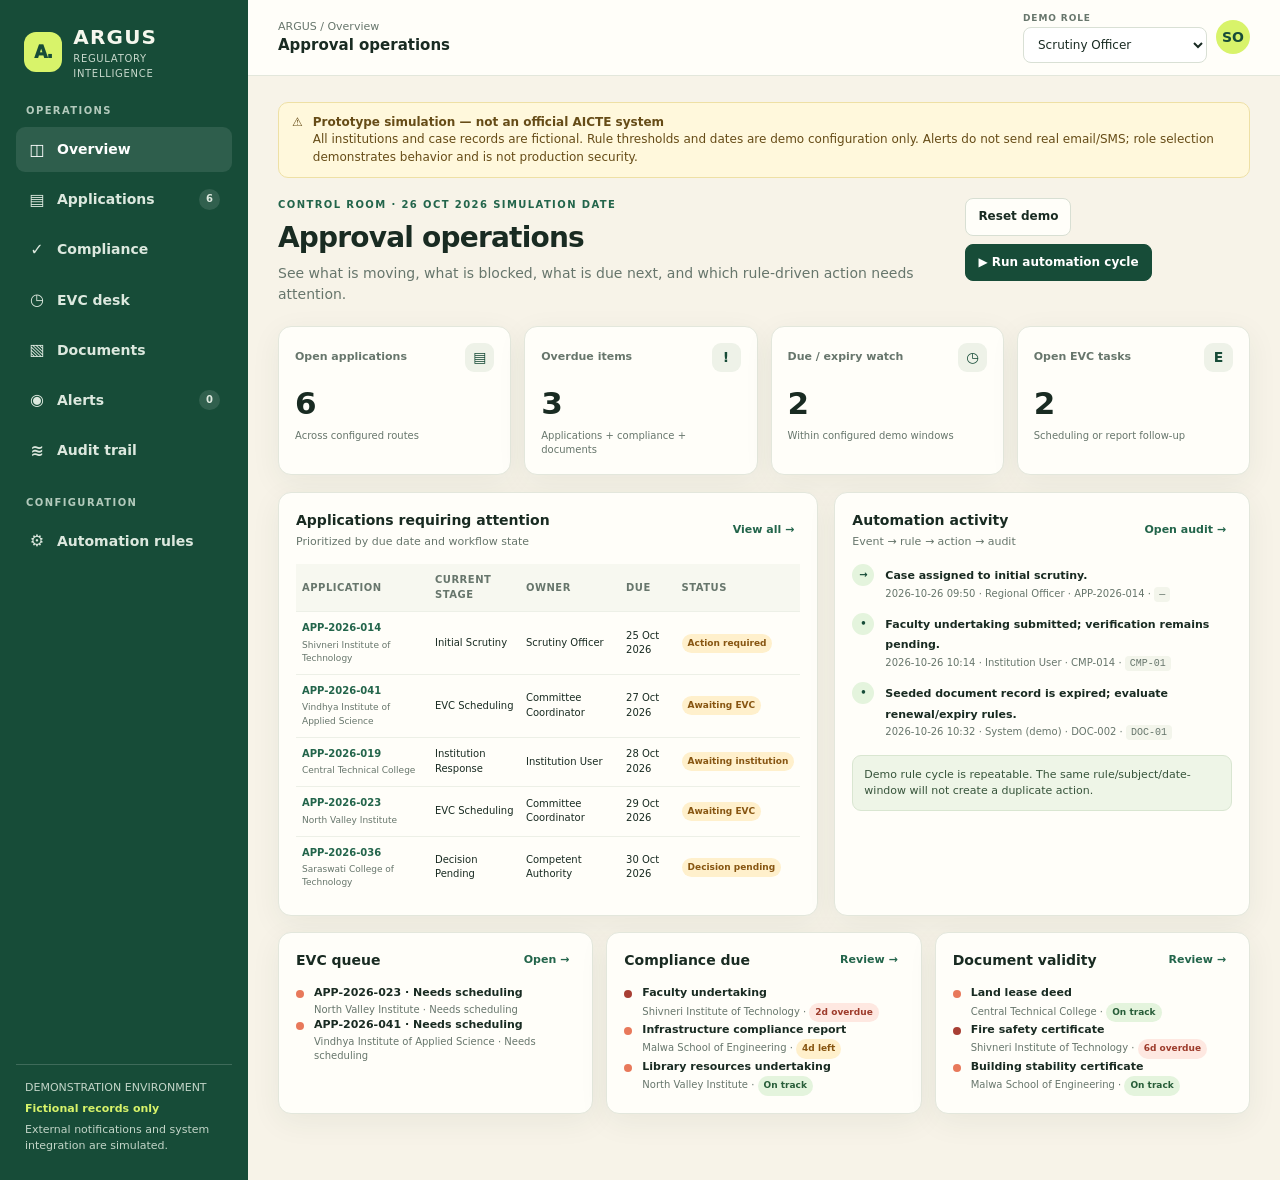
<file: Documentations/prototype/index.html>
<!doctype html>
<html lang="en">
<head>
<meta charset="utf-8"><meta name="viewport" content="width=device-width, initial-scale=1"><meta name="theme-color" content="#174C38">
<title>ARGUS | Approval & Compliance Intelligence</title>
<style>
:root{--forest:#174c38;--forest2:#23654b;--citrus:#d8f36a;--paper:#f7f3e8;--white:#fffef9;--ink:#192b22;--muted:#67766c;--line:#e3e7dc;--soft:#eef2e8;--orange:#e8795b;--amber:#a66a13;--red:#a83f34;--blue:#315b8a;--shadow:0 8px 30px #183c2910}
*{box-sizing:border-box}body{margin:0;background:var(--paper);color:var(--ink);font:14px/1.45 Inter,ui-sans-serif,system-ui,-apple-system,BlinkMacSystemFont,"Segoe UI",sans-serif}button,input,select,textarea{font:inherit}button{cursor:pointer}button:focus-visible,input:focus-visible,select:focus-visible,textarea:focus-visible{outline:3px solid #b5d747;outline-offset:2px}a{color:var(--forest2)}.app{min-height:100vh;display:grid;grid-template-columns:248px minmax(0,1fr)}.sidebar{background:var(--forest);color:#f5f7ed;padding:23px 16px;display:flex;flex-direction:column;gap:23px}.brand{display:flex;align-items:center;gap:11px;padding:0 8px}.brandmark{height:40px;width:40px;border-radius:12px;background:var(--citrus);display:grid;place-items:center;color:var(--forest);font-weight:950;font-size:17px;letter-spacing:-1px}.brandname{font-size:20px;font-weight:850;letter-spacing:.06em}.branddesc{font-size:10px;color:#c8d8cc;letter-spacing:.07em}.navlabel{color:#b3cabc;font-size:10px;font-weight:800;letter-spacing:.14em;padding:0 10px;margin-bottom:-15px}.nav{display:grid;gap:5px}.nav button{display:flex;align-items:center;gap:11px;text-align:left;padding:11px 12px;border:0;border-radius:9px;color:#dce8de;background:transparent;font-weight:600}.nav button:hover,.nav button.active{background:#ffffff19;color:white}.nav .sym{width:18px;text-align:center;font-size:16px}.nav .count{margin-left:auto;font-size:10px;border-radius:99px;background:#ffffff1d;padding:3px 7px}.sidefoot{margin-top:auto;border-top:1px solid #ffffff2c;padding:15px 9px 3px;font-size:11px;color:#c3d5c8}.sidefoot b{color:var(--citrus);display:block;margin:5px 0}.main{min-width:0}.topbar{height:76px;background:var(--white);border-bottom:1px solid var(--line);display:flex;align-items:center;justify-content:space-between;padding:0 30px;gap:16px;position:sticky;top:0;z-index:4}.crumb{color:var(--muted);font-size:11px}.top-title{font-weight:800;font-size:15px}.topright{display:flex;align-items:center;gap:9px}.rolebox{display:grid;gap:2px}.rolebox label{font-size:9px;text-transform:uppercase;letter-spacing:.1em;font-weight:800;color:var(--muted)}select,input,textarea{background:white;color:var(--ink);border:1px solid #d9e0d5;border-radius:8px;padding:9px 10px;min-width:0}.rolebox select{max-width:205px;font-size:12px}.avatar{width:34px;height:34px;border-radius:50%;display:grid;place-items:center;background:var(--citrus);font-weight:900;color:var(--forest)}.content{padding:26px 30px 50px;max-width:1600px;margin:0 auto}.demo-banner{display:flex;align-items:flex-start;gap:10px;padding:11px 13px;background:#fff8dc;border:1px solid #eee0a5;border-radius:10px;color:#664c17;margin-bottom:20px;font-size:12px}.demo-banner strong{display:block}.pagehead{display:flex;justify-content:space-between;gap:16px;align-items:flex-start;margin:3px 0 22px}.eyebrow{font-size:10px;letter-spacing:.14em;text-transform:uppercase;color:var(--forest2);font-weight:850}.pagehead h1{font-size:28px;letter-spacing:-.8px;margin:5px 0 5px}.pagehead p{color:var(--muted);max-width:780px;margin:0}.actions{display:flex;gap:8px;flex-wrap:wrap}.btn{border:1px solid #d8dfd3;background:var(--white);border-radius:8px;padding:9px 12px;font-weight:750;color:var(--ink);font-size:12px}.btn:hover{filter:brightness(.97)}.btn.primary{background:var(--forest);border-color:var(--forest);color:white}.btn.lime{background:var(--citrus);border-color:var(--citrus);color:var(--forest)}.btn.danger{background:#fff0eb;border-color:#f0c8bc;color:#8c3324}.btn.small{padding:6px 8px;font-size:11px}.stats{display:grid;grid-template-columns:repeat(4,minmax(0,1fr));gap:13px;margin-bottom:17px}.stat,.panel{background:var(--white);border:1px solid var(--line);border-radius:13px;box-shadow:var(--shadow)}.stat{padding:16px}.statcap{display:flex;align-items:center;justify-content:space-between;color:var(--muted);font-size:11px;font-weight:650}.staticon{height:29px;width:29px;border-radius:9px;background:var(--soft);display:grid;place-items:center;color:var(--forest);font-size:14px}.statnum{font-size:31px;font-weight:850;letter-spacing:-1.2px;margin:9px 0 3px}.statfoot{font-size:10px;color:var(--muted)}.grid2{display:grid;grid-template-columns:minmax(0,1.3fr) minmax(320px,1fr);gap:16px}.grid3{display:grid;grid-template-columns:repeat(3,minmax(0,1fr));gap:13px}.panel{padding:17px;margin-bottom:16px;min-width:0}.panelhead{display:flex;align-items:center;justify-content:space-between;gap:12px;margin-bottom:14px}.panelhead h2{font-size:14px;margin:0;font-weight:850}.panelhead p,.panelhead small{margin:0;color:var(--muted);font-size:11px}.linkbtn{border:0;background:none;color:var(--forest2);font-weight:800;font-size:11px}.tablewrap{overflow:auto}table{width:100%;border-collapse:collapse;white-space:nowrap}th{font-size:10px;color:var(--muted);text-align:left;background:#f7f8f0;font-weight:850;text-transform:uppercase;letter-spacing:.05em}td,th{padding:11px 10px;border-bottom:1px solid #edf0e7}td{font-size:11px;vertical-align:middle}tbody tr:last-child td{border-bottom:0}tbody tr:hover{background:#f8f9f1}.id{font-weight:850;color:var(--forest2)}.subtxt{display:block;color:var(--muted);font-size:10px;margin-top:3px}.pill{display:inline-flex;align-items:center;gap:5px;border-radius:99px;padding:4px 8px;font-size:10px;font-weight:800;background:#eff1e9;color:#536057;white-space:nowrap}.pill.green{background:#e4f4dd;color:#275d38}.pill.amber{background:#fff0cc;color:#875511}.pill.red{background:#fee8e1;color:#9d3b2b}.pill.blue{background:#e6eefb;color:#355982}.pill.citrus{background:#edf7ba;color:#465b11}.filters{display:flex;flex-wrap:wrap;gap:8px;margin-bottom:13px}.filters input{flex:1;min-width:200px}.filters select{min-width:145px}.progress{height:6px;border-radius:99px;background:#e9ece2;overflow:hidden}.progress span{height:100%;display:block;background:var(--forest2);border-radius:99px}.list{display:grid;gap:11px}.listitem{display:flex;align-items:flex-start;gap:10px}.bullet{height:8px;width:8px;border-radius:50%;background:var(--orange);margin-top:5px;flex:none}.bullet.green{background:var(--forest2)}.bullet.red{background:var(--red)}.listitem strong{font-size:11px;display:block}.listitem small{font-size:10px;color:var(--muted);display:block;margin-top:2px}.event{display:grid;grid-template-columns:24px 1fr;gap:9px}.eventmark{height:22px;width:22px;border-radius:50%;background:#e4f4dd;color:var(--forest);display:grid;place-items:center;font-size:10px;font-weight:900}.event strong{font-size:11px}.event small{display:block;font-size:10px;color:var(--muted);margin-top:2px}.empty{padding:25px!important;text-align:center;color:var(--muted)}.filtersummary{color:var(--muted);font-size:10px;margin:0 0 8px}.screen{display:none}.screen.active{display:block}.fieldgrid{display:grid;grid-template-columns:repeat(2,minmax(0,1fr));gap:11px}.field{display:grid;gap:5px;margin-bottom:12px}.field label{font-size:11px;font-weight:800}.field textarea{min-height:86px;resize:vertical}.field small{font-size:10px;color:var(--muted)}.detail-layout{display:grid;grid-template-columns:minmax(0,1.35fr) minmax(290px,.8fr);gap:15px}.casehero{padding:16px;border:1px solid var(--line);border-radius:10px;background:#fafbf5;margin-bottom:13px}.casehero h2{margin:0 0 5px;font-size:18px}.casefacts{display:grid;grid-template-columns:repeat(3,minmax(0,1fr));gap:10px;margin-top:14px}.fact{background:white;border:1px solid var(--line);padding:10px;border-radius:8px}.fact small{display:block;color:var(--muted);font-size:9px;text-transform:uppercase;letter-spacing:.07em}.fact b{display:block;font-size:12px;margin-top:4px}.stage-strip{display:flex;gap:7px;overflow:auto;padding:5px 0 13px}.stage-node{min-width:135px;border:1px solid var(--line);border-radius:9px;background:white;padding:10px}.stage-node.current{background:#eff7d0;border-color:#bfd45d}.stage-node.done{background:#eaf4e8;border-color:#cbdfc6}.stage-node small{font-size:9px;color:var(--muted);display:block}.stage-node b{font-size:11px;display:block;margin:4px 0}.code{font-family:ui-monospace,SFMono-Regular,Consolas,monospace;font-size:10px;background:#f3f5eb;padding:2px 5px;border-radius:4px}.notice{padding:11px;border-radius:9px;background:#fff6dc;border:1px solid #eee0aa;color:#704f16;font-size:11px;margin-bottom:12px}.notice.info{background:#eef5e7;border-color:#d9e6d1;color:#37543b}.notice.danger{background:#fff0eb;border-color:#efcbbd;color:#8b392a}.split{display:flex;align-items:center;justify-content:space-between;gap:10px}.smallmuted{font-size:10px;color:var(--muted)}.rule-card{border:1px solid var(--line);border-radius:10px;padding:12px;background:#fffef9}.rule-card strong{font-size:11px}.rule-card p{font-size:10px;color:var(--muted);margin:4px 0 0}.row-actions{display:flex;gap:5px;flex-wrap:wrap}.checkline{display:flex;gap:8px;align-items:center;font-size:11px;margin:7px 0}.checkline input{width:auto}.footer-note{font-size:10px;color:var(--muted);margin-top:10px}.modal-backdrop{position:fixed;inset:0;background:#10231888;z-index:10;display:none;align-items:center;justify-content:center;padding:18px}.modal-backdrop.open{display:flex}.modal{background:var(--white);border-radius:15px;width:min(580px,100%);max-height:90vh;overflow:auto;padding:21px;box-shadow:0 22px 70px #112b1d55}.modal h2{margin:0 0 5px}.modal p{font-size:11px;color:var(--muted);margin:0 0 17px}.modal-actions{display:flex;justify-content:flex-end;gap:8px;margin-top:15px}.toast{position:fixed;bottom:18px;right:20px;z-index:20;background:var(--forest);color:white;max-width:min(450px,calc(100vw - 36px));padding:12px 16px;border-radius:10px;box-shadow:var(--shadow);display:none;font-size:12px}.toast.show{display:block}.mobile-toggle{display:none}
.screen#screen-overview table{white-space:normal}.screen#screen-overview td,.screen#screen-overview th{padding:9px 6px;font-size:10px}.screen#screen-overview .subtxt{font-size:9px}.screen#screen-overview .pill{font-size:9px;padding:3px 6px}
@media(max-width:1080px){.app{grid-template-columns:205px minmax(0,1fr)}.content{padding:22px 18px}.topbar{padding:0 18px}.grid2,.detail-layout{grid-template-columns:1fr}.stats{grid-template-columns:repeat(2,minmax(0,1fr))}.grid3{grid-template-columns:repeat(2,minmax(0,1fr))}}
@media(max-width:660px){.app{display:block}.sidebar{display:none;position:fixed;z-index:8;inset:0 auto 0 0;width:250px;overflow:auto}.sidebar.open{display:flex}.mobile-toggle{display:inline-block}.topbar{height:65px;padding:0 12px}.content{padding:16px 12px 35px}.pagehead{display:block}.pagehead .actions{margin-top:14px}.pagehead h1{font-size:24px}.stats{gap:8px}.stat{padding:12px}.statnum{font-size:25px}.grid3,.fieldgrid{grid-template-columns:1fr}.rolebox select{max-width:125px}.topright{gap:6px}.avatar{display:none}.casefacts{grid-template-columns:repeat(2,minmax(0,1fr))}.demo-banner{font-size:11px}}
</style>
</head>
<body>
<div class="app">
<aside class="sidebar" id="sidebar">
  <div class="brand"><div class="brandmark">A.</div><div><div class="brandname">ARGUS</div><div class="branddesc">REGULATORY INTELLIGENCE</div></div></div>
  <div class="navlabel">OPERATIONS</div>
  <nav class="nav" aria-label="Main navigation">
    <button class="active" data-screen="overview"><span class="sym">◫</span>Overview</button>
    <button data-screen="applications"><span class="sym">▤</span>Applications <span class="count" id="navAppCount">6</span></button>
    <button data-screen="compliance"><span class="sym">✓</span>Compliance</button>
    <button data-screen="evc"><span class="sym">◷</span>EVC desk</button>
    <button data-screen="documents"><span class="sym">▧</span>Documents</button>
    <button data-screen="alerts"><span class="sym">◉</span>Alerts <span class="count" id="navAlertCount">0</span></button>
    <button data-screen="audit"><span class="sym">≋</span>Audit trail</button>
  </nav>
  <div class="navlabel">CONFIGURATION</div>
  <nav class="nav"><button data-screen="rules"><span class="sym">⚙</span>Automation rules</button></nav>
  <div class="sidefoot">DEMONSTRATION ENVIRONMENT<b>Fictional records only</b>External notifications and system integration are simulated.</div>
</aside>
<main class="main">
<header class="topbar"><div style="display:flex;align-items:center;gap:10px"><button class="btn mobile-toggle" id="mobileToggle" aria-label="Open navigation">☰</button><div><div class="crumb">ARGUS / <span id="crumb">Overview</span></div><div class="top-title" id="topTitle">Approval operations</div></div></div><div class="topright"><div class="rolebox"><label for="roleSelect">Demo role</label><select id="roleSelect"><option>Scrutiny Officer</option><option>Institution User</option><option>Committee Coordinator</option><option>Regional Officer</option><option>Competent Authority</option><option>System Operator</option></select></div><div class="avatar" id="avatar">SO</div></div></header>
<div class="content">
  <div class="demo-banner"><span>⚠</span><div><strong>Prototype simulation — not an official AICTE system</strong>All institutions and case records are fictional. Rule thresholds and dates are demo configuration only. Alerts do not send real email/SMS; role selection demonstrates behavior and is not production security.</div></div>
  <section class="screen active" id="screen-overview">
    <div class="pagehead"><div><div class="eyebrow">Control room · 26 Oct 2026 simulation date</div><h1>Approval operations</h1><p>See what is moving, what is blocked, what is due next, and which rule-driven action needs attention.</p></div><div class="actions"><button class="btn" id="resetDemo">Reset demo</button><button class="btn primary" id="runCycleTop">▶ Run automation cycle</button></div></div>
    <div class="stats" id="overviewStats"></div>
    <div class="grid2"><div class="panel"><div class="panelhead"><div><h2>Applications requiring attention</h2><small>Prioritized by due date and workflow state</small></div><button class="linkbtn" data-goto="applications">View all →</button></div><div class="tablewrap"><table><thead><tr><th>Application</th><th>Current stage</th><th>Owner</th><th>Due</th><th>Status</th></tr></thead><tbody id="overviewAppRows"></tbody></table></div></div>
    <div class="panel"><div class="panelhead"><div><h2>Automation activity</h2><small>Event → rule → action → audit</small></div><button class="linkbtn" data-goto="audit">Open audit →</button></div><div class="list" id="overviewActivity"></div><div class="notice info" style="margin:15px 0 0">Demo rule cycle is repeatable. The same rule/subject/date-window will not create a duplicate action.</div></div></div>
    <div class="grid3"><div class="panel"><div class="panelhead"><h2>EVC queue</h2><button class="linkbtn" data-goto="evc">Open →</button></div><div id="overviewEvc"></div></div><div class="panel"><div class="panelhead"><h2>Compliance due</h2><button class="linkbtn" data-goto="compliance">Review →</button></div><div id="overviewCompliance"></div></div><div class="panel"><div class="panelhead"><h2>Document validity</h2><button class="linkbtn" data-goto="documents">Review →</button></div><div id="overviewDocuments"></div></div></div>
  </section>
  <section class="screen" id="screen-applications"><div class="pagehead"><div><div class="eyebrow">Case management</div><h1>Applications</h1><p>Each application follows its configured route. Transition actions depend on the current stage, required prerequisites and demo role.</p></div><div class="actions"><button class="btn primary" id="newAppBtn">+ New demo application</button></div></div><div class="panel"><div class="filters"><input id="appSearch" placeholder="Search ID or institution…" aria-label="Search applications"><select id="stageFilter" aria-label="Filter by stage"><option value="">All stages</option></select><select id="statusFilter" aria-label="Filter by status"><option value="">All statuses</option><option>In progress</option><option>Action required</option><option>Awaiting institution</option><option>Awaiting EVC</option><option>Decision pending</option><option>Closed</option></select><select id="regionFilter" aria-label="Filter by region"><option value="">All regions</option><option>Central</option><option>West</option><option>North</option><option>South</option></select></div><div class="tablewrap"><table><thead><tr><th>Application / institution</th><th>Route profile</th><th>Stage</th><th>Owner role</th><th>Due date</th><th>Status</th><th>Action</th></tr></thead><tbody id="appRows"></tbody></table></div><div class="footer-note">Select “Open” to see route progress, allowed actions and the case audit trail.</div></div></section>
  <section class="screen" id="screen-case"><div class="pagehead"><div><div class="eyebrow">Application detail</div><h1 id="caseHeading">Case detail</h1><p id="caseSubheading"></p></div><div class="actions"><button class="btn" data-goto="applications">← Applications</button></div></div><div id="caseDetail"></div></section>
  <section class="screen" id="screen-compliance"><div class="pagehead"><div><div class="eyebrow">Institutional obligations</div><h1>Compliance & undertakings</h1><p>Evidence submission and authorised verification are separate actions. Submitting evidence never marks it verified.</p></div></div><div class="panel"><div class="filters"><input id="complianceSearch" placeholder="Search obligation or institution…"><select id="complianceFilter"><option value="">All states</option><option>Not submitted</option><option>Pending verification</option><option>Verified</option><option>Rejected / clarification</option></select></div><div class="tablewrap"><table><thead><tr><th>Obligation</th><th>Institution</th><th>Due date</th><th>Evidence</th><th>Verification</th><th>Status</th><th>Action</th></tr></thead><tbody id="complianceRows"></tbody></table></div></div></section>
  <section class="screen" id="screen-evc"><div class="pagehead"><div><div class="eyebrow">Expert Visit Committee operations</div><h1>EVC desk</h1><p>Only cases on a route that requires EVC and that have reached the eligible configured stage belong in this queue.</p></div></div><div class="stats" id="evcStats"></div><div class="panel"><div class="panelhead"><h2>Eligible scheduling queue</h2><small>Scheduling and report completion are different states</small></div><div class="tablewrap"><table><thead><tr><th>Application</th><th>Institution</th><th>Queue state</th><th>Visit date</th><th>Panel</th><th>Report</th><th>Action</th></tr></thead><tbody id="evcRows"></tbody></table></div></div></section>
  <section class="screen" id="screen-documents"><div class="pagehead"><div><div class="eyebrow">Institutional document register</div><h1>Documents & validity</h1><p>Track recorded expiry dates and renewal review state. An expiry warning is not an authenticity verification.</p></div></div><div class="panel"><div class="filters"><input id="docSearch" placeholder="Search document or institution…"><select id="docFilter"><option value="">All validity states</option><option>Expired</option><option>Expires soon</option><option>Valid</option></select></div><div class="tablewrap"><table><thead><tr><th>Document</th><th>Institution</th><th>Expiry</th><th>Validity</th><th>Renewal</th><th>Review</th><th>Action</th></tr></thead><tbody id="documentRows"></tbody></table></div></div></section>
  <section class="screen" id="screen-alerts"><div class="pagehead"><div><div class="eyebrow">Action queue</div><h1>Alerts & escalations</h1><p>Every generated alert records the trigger and rule. Acknowledging an alert does not resolve the underlying obligation.</p></div><div class="actions"><button class="btn" id="runCycleAlerts">Run automation cycle</button></div></div><div class="panel"><div class="filters"><input id="alertSearch" placeholder="Search alert, record or rule…"><select id="alertStateFilter"><option value="">All alert states</option><option>Open</option><option>Acknowledged</option><option>Resolved</option></select></div><div class="tablewrap"><table><thead><tr><th>Alert</th><th>Target</th><th>Rule / trigger</th><th>Recipient</th><th>Created</th><th>State</th><th>Action</th></tr></thead><tbody id="alertRows"></tbody></table></div></div></section>
  <section class="screen" id="screen-audit"><div class="pagehead"><div><div class="eyebrow">Traceability</div><h1>Audit trail</h1><p>Trace who or what changed a record, which rule matched, and the recorded outcome.</p></div><div class="actions"><button class="btn" id="exportAudit">Export CSV</button></div></div><div class="panel"><div class="filters"><input id="auditSearch" placeholder="Search ID, actor, rule or detail…"><select id="auditTypeFilter"><option value="">All event types</option><option>Workflow</option><option>Automation</option><option>Compliance</option><option>Document</option><option>EVC</option><option>Alert</option><option>Decision</option><option>System</option></select></div><div class="tablewrap"><table><thead><tr><th>Time (demo)</th><th>Actor</th><th>Target</th><th>Type</th><th>Rule</th><th>Outcome / detail</th></tr></thead><tbody id="auditRows"></tbody></table></div></div></section>
  <section class="screen" id="screen-rules"><div class="pagehead"><div><div class="eyebrow">Configuration / demonstration</div><h1>Automation rules</h1><p>Change the demo thresholds and re-run the cycle. These settings are not official regulatory timelines.</p></div><div class="actions"><button class="btn primary" id="saveRules">Save demo settings</button></div></div><div class="notice">⚠ DEMO POLICY ONLY — confirm the currently applicable official handbook and authorized procedures before using any actual rule or timeline.</div><div class="grid2"><div class="panel"><div class="panelhead"><h2>Rule catalogue</h2><small>Core event-to-action rules</small></div><div class="list" id="ruleCards"></div></div><div class="panel"><div class="panelhead"><h2>Demo thresholds</h2><small>Local-only configurable values</small></div><div class="field"><label for="reminderDays">Reminder window (days before due)</label><input type="number" id="reminderDays" min="0" max="365" value="7"></div><div class="field"><label for="expiryDays">Document expiry warning (days before)</label><input type="number" id="expiryDays" min="0" max="365" value="30"></div><div class="field"><label for="escalationRole">Default escalation recipient role</label><select id="escalationRole"><option>Regional Officer</option><option>Scrutiny Officer</option><option>Committee Coordinator</option><option>Competent Authority</option></select></div><div class="field"><label for="simDate">Simulation date</label><input type="date" id="simDate" value="2026-10-26"></div><p class="footer-note">The simulation date makes due-date tests repeatable. Changing it does not change real time or contact anyone.</p><button class="btn" id="runCycleRules">Evaluate rules now</button></div></div></section>
</div></main></div>
<div class="modal-backdrop" id="modalBackdrop" role="dialog" aria-modal="true" aria-labelledby="modalTitle"><div class="modal"><h2 id="modalTitle">Action</h2><p id="modalDescription"></p><div id="modalBody"></div><div class="modal-actions"><button class="btn" id="modalCancel">Cancel</button><button class="btn primary" id="modalConfirm">Confirm action</button></div></div></div><div class="toast" id="toast" role="status" aria-live="polite"></div>
<script>
'use strict';
const STORAGE_KEY='argus-10x-demo-v1';
const ROLES=['Institution User','Scrutiny Officer','Committee Coordinator','Regional Officer','Competent Authority','System Operator'];
const ROUTES={
 'Scrutiny only':['Initial Scrutiny','Decision Pending'],
 'Scrutiny + EVC':['Initial Scrutiny','EVC Scheduling','EVC Report Review','Decision Pending'],
 'EVC + SAC/SHC':['EVC Scheduling','EVC Report Review','SAC/SHC Review','Decision Pending'],
 'Only EVC':['EVC Scheduling','EVC Report Review','Decision Pending']
};
const RULES=[
 {id:'WF-01',name:'Route after stage completion',trigger:'Authorized stage-completed event',action:'Move to next configured stage when preconditions pass.'},
 {id:'WF-02',name:'Deficiency return and resubmission',trigger:'Authorized return with reason / institution response',action:'Preserve resume stage, request evidence and route response back for review.'},
 {id:'DL-01',name:'Upcoming deadline reminder',trigger:'Unresolved item falls inside the configured reminder window',action:'Create one reminder for the item, rule version and threshold window.'},
 {id:'DL-02',name:'Overdue escalation',trigger:'Unresolved item due date precedes simulation date',action:'Create escalation to the configured recipient role.'},
 {id:'EVC-01',name:'EVC scheduling queue',trigger:'EVC-required case reaches EVC Scheduling',action:'Ensure one active scheduling task/queue entry exists.'},
 {id:'EVC-02',name:'EVC report follow-up',trigger:'Visit completed and report still outstanding',action:'Create a report follow-up task for committee coordinator.'},
 {id:'CMP-01',name:'Evidence review task',trigger:'Institution submits compliance evidence',action:'Set Pending Verification and assign the configured reviewer.'},
 {id:'DOC-01',name:'Document expiry watch',trigger:'Renewal unverified and expiry inside warning threshold',action:'Create renewal warning; expired items can be escalated.'}
];
function freshState(){return {
role:'Scrutiny Officer',simDate:'2026-10-26',settings:{reminderDays:7,expiryDays:30,escalationRole:'Regional Officer',policyVersion:'DEMO-v1'},
apps:[
{id:'APP-2026-014',institution:'Shivneri Institute of Technology',type:'Renewal',region:'West',route:'Scrutiny + EVC',stage:'Initial Scrutiny',status:'Action required',ownerRole:'Scrutiny Officer',dueDate:'2026-10-25',ageDays:6,returnReason:'',resumeStage:'',updatedAt:'2026-10-26'},
{id:'APP-2026-019',institution:'Central Technical College',type:'Extension of Approval',region:'Central',route:'Scrutiny only',stage:'Institution Response',status:'Awaiting institution',ownerRole:'Institution User',dueDate:'2026-10-28',ageDays:4,returnReason:'Provide the missing signed faculty list.',resumeStage:'Initial Scrutiny',updatedAt:'2026-10-26'},
{id:'APP-2026-023',institution:'North Valley Institute',type:'New approval',region:'North',route:'EVC + SAC/SHC',stage:'EVC Scheduling',status:'Awaiting EVC',ownerRole:'Committee Coordinator',dueDate:'2026-10-29',ageDays:2,returnReason:'',resumeStage:'',updatedAt:'2026-10-26'},
{id:'APP-2026-031',institution:'Malwa School of Engineering',type:'Renewal',region:'West',route:'Scrutiny + EVC',stage:'Decision Pending',status:'Decision pending',ownerRole:'Competent Authority',dueDate:'2026-11-02',ageDays:3,returnReason:'',resumeStage:'',updatedAt:'2026-10-26'},
{id:'APP-2026-036',institution:'Saraswati College of Technology',type:'Renewal',region:'Central',route:'Scrutiny only',stage:'Decision Pending',status:'Decision pending',ownerRole:'Competent Authority',dueDate:'2026-10-30',ageDays:1,returnReason:'',resumeStage:'',updatedAt:'2026-10-26'},
{id:'APP-2026-041',institution:'Vindhya Institute of Applied Science',type:'New approval',region:'South',route:'Only EVC',stage:'EVC Scheduling',status:'Awaiting EVC',ownerRole:'Committee Coordinator',dueDate:'2026-10-27',ageDays:7,returnReason:'',resumeStage:'',updatedAt:'2026-10-26'}],
compliance:[
{id:'CMP-014',title:'Faculty undertaking',appId:'APP-2026-014',institution:'Shivneri Institute of Technology',dueDate:'2026-10-24',evidenceStatus:'Submitted',verification:'Pending Verification',reviewerRole:'Regional Officer',note:'Evidence submitted in demo; reviewer action required.'},
{id:'CMP-031',title:'Infrastructure compliance report',appId:'APP-2026-031',institution:'Malwa School of Engineering',dueDate:'2026-10-30',evidenceStatus:'Not submitted',verification:'Not reviewed',reviewerRole:'Regional Officer',note:''},
{id:'CMP-036',title:'Safety certificate undertaking',appId:'APP-2026-036',institution:'Saraswati College of Technology',dueDate:'2026-11-04',evidenceStatus:'Submitted',verification:'Verified',reviewerRole:'Regional Officer',note:'Reviewed in demo.'},
{id:'CMP-023',title:'Library resources undertaking',appId:'APP-2026-023',institution:'North Valley Institute',dueDate:'2026-11-14',evidenceStatus:'Not submitted',verification:'Not reviewed',reviewerRole:'Regional Officer',note:''}],
 evcs:[
{id:'EVC-023',appId:'APP-2026-023',institution:'North Valley Institute',visitDate:'',panel:'',reportStatus:'Not submitted',status:'Needs scheduling',coordinatorRole:'Committee Coordinator'},
{id:'EVC-041',appId:'APP-2026-041',institution:'Vindhya Institute of Applied Science',visitDate:'',panel:'',reportStatus:'Not submitted',status:'Needs scheduling',coordinatorRole:'Committee Coordinator'}],
 docs:[
{id:'DOC-001',title:'Land lease deed',institution:'Central Technical College',expiryDate:'2026-11-07',renewalStatus:'Not submitted',reviewStatus:'Not reviewed',ownerRole:'Institution User'},
{id:'DOC-002',title:'Fire safety certificate',institution:'Shivneri Institute of Technology',expiryDate:'2026-10-20',renewalStatus:'Submitted',reviewStatus:'Pending Verification',ownerRole:'Regional Officer'},
{id:'DOC-003',title:'Building stability certificate',institution:'Malwa School of Engineering',expiryDate:'2026-12-12',renewalStatus:'Not submitted',reviewStatus:'Not reviewed',ownerRole:'Institution User'},
{id:'DOC-004',title:'Society registration document',institution:'North Valley Institute',expiryDate:'2027-01-18',renewalStatus:'Verified',reviewStatus:'Verified',ownerRole:'Regional Officer'}],
alerts:[],audit:[
{id:'AUD-001',time:'2026-10-26 09:50',actor:'Regional Officer',target:'APP-2026-014',type:'Workflow',rule:'—',detail:'Case assigned to initial scrutiny.',correlation:'COR-START-014'},
{id:'AUD-002',time:'2026-10-26 10:14',actor:'Institution User',target:'CMP-014',type:'Compliance',rule:'CMP-01',detail:'Faculty undertaking submitted; verification remains pending.',correlation:'COR-CMP-014'},
{id:'AUD-003',time:'2026-10-26 10:32',actor:'System (demo)',target:'DOC-002',type:'Document',rule:'DOC-01',detail:'Seeded document record is expired; evaluate renewal/expiry rules.',correlation:'COR-DOC-002'}],processedKeys:[],nextId:100,selectedAppId:'APP-2026-014'
};}
let state=loadState();let modalAction=null;let toastTimer=null;
function loadState(){try{const saved=JSON.parse(localStorage.getItem(STORAGE_KEY));if(saved&&saved.apps&&saved.settings)return saved;}catch(e){}return freshState()}
function save(){try{localStorage.setItem(STORAGE_KEY,JSON.stringify(state))}catch(e){/* storage may be disabled; session still functions */}}
function esc(v){return String(v??'').replace(/[&<>"']/g,c=>({'&':'&amp;','<':'&lt;','>':'&gt;','"':'&quot;',"'":'&#39;'}[c]))}
function today(){return state.simDate||'2026-10-26'}
function dayDiff(d){if(!d)return null;const a=new Date(today()+'T12:00:00Z'),b=new Date(d+'T12:00:00Z');return Math.round((b-a)/86400000)}
function dateLabel(d){if(!d)return '—';return new Date(d+'T12:00:00Z').toLocaleDateString('en-IN',{day:'2-digit',month:'short',year:'numeric',timeZone:'UTC'})}
function id(type){return `${type}-${String(state.nextId++).padStart(4,'0')}`}
function nowStamp(){return `${today()} ${new Date().toLocaleTimeString('en-GB',{hour:'2-digit',minute:'2-digit'})}`}
function correlation(){return 'COR-'+Math.random().toString(36).slice(2,9).toUpperCase()}
function notify(msg){const el=document.getElementById('toast');el.textContent=msg;el.classList.add('show');clearTimeout(toastTimer);toastTimer=setTimeout(()=>el.classList.remove('show'),3500)}
function audit(actor,target,type,detail,rule='—',corr=correlation()){state.audit.unshift({id:id('AUD'),time:nowStamp(),actor,target,type,rule,detail,correlation:corr});state.audit=state.audit.slice(0,500);}
function pill(text,kind=''){let cls=kind;if(!cls){if(/overdue|expired|reject|blocked|denied/i.test(text))cls='red';else if(/due|pending|action|required|await|scheduling|review/i.test(text))cls='amber';else if(/verified|completed|closed|resolved|approved/i.test(text))cls='green';else if(/decision/i.test(text))cls='blue';else cls='';}return `<span class="pill ${cls}">${esc(text)}</span>`}
function can(action){const role=state.role;const allowed={complete:['Scrutiny Officer','Regional Officer'],return:['Scrutiny Officer','Regional Officer'],resubmit:['Institution User'],schedule:['Committee Coordinator'],evcReport:['Committee Coordinator'],submitEvidence:['Institution User'],verifyEvidence:['Regional Officer','Competent Authority'],submitRenewal:['Institution User'],verifyRenewal:['Regional Officer','Competent Authority'],decision:['Competent Authority'],create:['System Operator','Regional Officer']};return (allowed[action]||[]).includes(role)||role==='System Operator'&&['complete','return','resubmit','schedule','evcReport','submitEvidence','verifyEvidence','submitRenewal','verifyRenewal','decision','create'].includes(action)}
function deny(actionLabel){audit(state.role,'Permission check','System',`Blocked attempt: ${actionLabel}`);save();renderAll();notify(`Not available for role: ${state.role}. No state change was made.`)}
function findApp(appId){return state.apps.find(a=>a.id===appId)}
function routeNext(a){const seq=ROUTES[a.route]||[];if(a.stage==='Institution Response')return null;const ix=seq.indexOf(a.stage);return ix>=0?seq[ix+1]||null:null}
function statusForStage(stage){if(stage==='Institution Response')return 'Awaiting institution';if(stage==='EVC Scheduling')return 'Awaiting EVC';if(stage==='Decision Pending')return 'Decision pending';return 'In progress'}
function stageCompleted(a){if(a.stage==='EVC Scheduling'||a.stage==='EVC Report Review')return {ok:false,reason:'EVC stages must be completed through the EVC desk after eligibility, scheduling and visit/report prerequisites are recorded.'};const next=routeNext(a);if(!next)return {ok:false,reason:'This route has no automatic next stage. Final decisions remain with the competent authority.'};if(a.stage==='Decision Pending')return {ok:false,reason:'Final decision cannot be automated.'};return {ok:true,next}}
function showScreen(name){document.querySelectorAll('.screen').forEach(s=>s.classList.remove('active'));const el=document.getElementById('screen-'+name);if(el)el.classList.add('active');document.querySelectorAll('[data-screen]').forEach(b=>b.classList.toggle('active',b.dataset.screen===name||name==='case'&&b.dataset.screen==='applications'));const names={overview:'Overview',applications:'Applications',case:'Applications / Detail',compliance:'Compliance',evc:'EVC desk',documents:'Documents',alerts:'Alerts',audit:'Audit trail',rules:'Automation rules'};document.getElementById('crumb').textContent=names[name]||name;document.getElementById('topTitle').textContent=name==='overview'?'Approval operations':(names[name]||name);document.getElementById('sidebar').classList.remove('open');state.currentScreen=name;save()}
function openCase(appId){const a=findApp(appId);if(!a)return;state.selectedAppId=appId;save();renderCase();showScreen('case')}
function dueBadge(d){const diff=dayDiff(d);if(diff===null)return pill('No due date');if(diff<0)return pill(`${Math.abs(diff)}d overdue`,'red');if(diff<=state.settings.reminderDays)return pill(diff===0?'Due today':`${diff}d left`,'amber');return pill('On track','green')}
function renderOverview(){const open=state.apps.filter(a=>!['Closed','Rejected'].includes(a.status));const overdue=state.apps.filter(a=>a.dueDate&&dayDiff(a.dueDate)<0&&!['Closed','Rejected'].includes(a.status)).length+state.compliance.filter(c=>c.verification!=='Verified'&&dayDiff(c.dueDate)<0).length+state.docs.filter(d=>d.reviewStatus!=='Verified'&&dayDiff(d.expiryDate)<0).length;const dueSoon=state.compliance.filter(c=>c.verification!=='Verified'&&dayDiff(c.dueDate)>=0&&dayDiff(c.dueDate)<=state.settings.reminderDays).length+state.docs.filter(d=>d.reviewStatus!=='Verified'&&dayDiff(d.expiryDate)>=0&&dayDiff(d.expiryDate)<=state.settings.expiryDays).length;const queued=state.evcs.filter(e=>e.status!=='Completed').length;
document.getElementById('overviewStats').innerHTML=[['Open applications',open.length,'Across configured routes','▤'],['Overdue items',overdue,'Applications + compliance + documents','!'],['Due / expiry watch',dueSoon,'Within configured demo windows','◷'],['Open EVC tasks',queued,'Scheduling or report follow-up','E']].map(x=>`<div class="stat"><div class="statcap">${x[0]}<span class="staticon">${x[3]}</span></div><div class="statnum">${x[1]}</div><div class="statfoot">${x[2]}</div></div>`).join('');
const sorted=[...state.apps].sort((a,b)=>(dayDiff(a.dueDate)??999)-(dayDiff(b.dueDate)??999)).slice(0,5);document.getElementById('overviewAppRows').innerHTML=sorted.map(a=>`<tr data-open-case="${esc(a.id)}"><td><span class="id">${esc(a.id)}</span><span class="subtxt">${esc(a.institution)}</span></td><td>${esc(a.stage)}</td><td>${esc(a.ownerRole)}</td><td>${dateLabel(a.dueDate)}</td><td>${pill(a.status)}</td></tr>`).join('')||`<tr><td class="empty" colspan="5">No application records.</td></tr>`;
const recent=state.audit.slice(0,5);document.getElementById('overviewActivity').innerHTML=recent.map(a=>`<div class="event"><span class="eventmark">${a.type==='Automation'?'↻':a.type==='Workflow'?'→':'•'}</span><div><strong>${esc(a.detail)}</strong><small>${esc(a.time)} · ${esc(a.actor)} · ${esc(a.target)} · <span class="code">${esc(a.rule)}</span></small></div></div>`).join('')||'<div class="empty">No activity yet.</div>';
document.getElementById('overviewEvc').innerHTML=state.evcs.filter(e=>e.status!=='Completed').slice(0,3).map(e=>`<div class="listitem"><span class="bullet"></span><div><strong>${esc(e.appId)} · ${esc(e.status)}</strong><small>${esc(e.institution)} · ${e.visitDate?dateLabel(e.visitDate):'Needs scheduling'}</small></div></div>`).join('')||'<div class="smallmuted">No open EVC tasks.</div>';
document.getElementById('overviewCompliance').innerHTML=state.compliance.filter(c=>c.verification!=='Verified').slice(0,3).map(c=>`<div class="listitem"><span class="bullet ${dayDiff(c.dueDate)<0?'red':''}"></span><div><strong>${esc(c.title)}</strong><small>${esc(c.institution)} · ${dueBadge(c.dueDate)}</small></div></div>`).join('')||'<div class="smallmuted">No open obligations.</div>';
document.getElementById('overviewDocuments').innerHTML=state.docs.filter(d=>d.reviewStatus!=='Verified').slice(0,3).map(d=>`<div class="listitem"><span class="bullet ${dayDiff(d.expiryDate)<0?'red':''}"></span><div><strong>${esc(d.title)}</strong><small>${esc(d.institution)} · ${dueBadge(d.expiryDate)}</small></div></div>`).join('')||'<div class="smallmuted">No open document reviews.</div>';
document.getElementById('navAppCount').textContent=state.apps.filter(a=>!['Closed','Rejected'].includes(a.status)).length;document.getElementById('navAlertCount').textContent=state.alerts.filter(a=>a.status==='Open').length;
}
function renderApps(){const stages=[...new Set([...state.apps.map(a=>a.stage),'Institution Response','Initial Scrutiny','EVC Scheduling','EVC Report Review','SAC/SHC Review','Decision Pending'])];const sel=document.getElementById('stageFilter');const current=sel.value;sel.innerHTML='<option value="">All stages</option>'+stages.map(s=>`<option>${esc(s)}</option>`).join('');sel.value=current;const q=(document.getElementById('appSearch').value||'').toLowerCase(),stage=sel.value,status=document.getElementById('statusFilter').value,region=document.getElementById('regionFilter').value;const rows=state.apps.filter(a=>(`${a.id} ${a.institution}`.toLowerCase().includes(q))&&(!stage||a.stage===stage)&&(!status||a.status===status)&&(!region||a.region===region));document.getElementById('appRows').innerHTML=rows.map(a=>`<tr><td><span class="id">${esc(a.id)}</span><span class="subtxt">${esc(a.institution)} · ${esc(a.region)} · ${esc(a.type)}</span></td><td>${esc(a.route)}</td><td>${esc(a.stage)}</td><td>${esc(a.ownerRole)}</td><td>${dateLabel(a.dueDate)}<span class="subtxt">${dayDiff(a.dueDate)<0?`${Math.abs(dayDiff(a.dueDate))} days overdue`:dayDiff(a.dueDate)===0?'Due today':`${dayDiff(a.dueDate)} days left`}</span></td><td>${pill(a.status)}</td><td><button class="btn small" data-open-case="${esc(a.id)}">Open →</button></td></tr>`).join('')||'<tr><td colspan="7" class="empty">No matching applications. Adjust filters or create a synthetic case.</td></tr>'}
function renderCase(){const a=findApp(state.selectedAppId)||state.apps[0];if(!a)return;document.getElementById('caseHeading').textContent=a.id;document.getElementById('caseSubheading').textContent=`${a.institution} · ${a.type} · ${a.region} region`;
const seq=ROUTES[a.route]||[];const displaySeq=[...seq];const stageIndex=seq.indexOf(a.stage);const stageHtml=displaySeq.map((s,i)=>`<div class="stage-node ${s===a.stage?'current':i<stageIndex?'done':''}"><small>STEP ${i+1}</small><b>${esc(s)}</b><small>${i<stageIndex?'Completed':s===a.stage?'Current stage':'Future stage'}</small></div>`).join('');
const stageResult=stageCompleted(a);let actions='';if(a.stage==='Institution Response'){actions=can('resubmit')?`<button class="btn primary" data-case-action="resubmit" data-id="${esc(a.id)}">Submit response & resume</button>`:`<button class="btn" data-forbidden="resubmit">Institution response required</button>`;}else if(a.stage==='Decision Pending'){actions=can('decision')?`<button class="btn primary" data-case-action="decision" data-id="${esc(a.id)}">Record human decision</button>`:'<div class="notice info">Final decision is reserved for the Competent Authority role.</div>';}else if(['EVC Scheduling','EVC Report Review'].includes(a.stage)){actions=`<div class="notice info">This stage is controlled through the EVC desk. Scheduling, visit date and report status must be recorded before the route can continue.</div><div class="row-actions"><button class="btn primary" data-goto="evc">Open EVC desk →</button><button class="btn danger" data-case-action="return" data-id="${esc(a.id)}" ${can('return')?'':'disabled'}>Return for deficiency</button></div>`;}else{actions=`<button class="btn primary" data-case-action="complete" data-id="${esc(a.id)}" ${can('complete')?'':'disabled'}>Complete current stage →</button><button class="btn danger" data-case-action="return" data-id="${esc(a.id)}" ${can('return')?'':'disabled'}>Return for deficiency</button>`;if(!can('complete'))actions+=`<div class="smallmuted">Current role cannot perform scrutiny completion.</div>`;}
const appAudit=state.audit.filter(e=>e.target===a.id).slice(0,8);document.getElementById('caseDetail').innerHTML=`<div class="detail-layout"><div><div class="casehero"><div class="split"><div><div class="eyebrow">${esc(a.route)}</div><h2>${esc(a.institution)}</h2><div class="smallmuted">${esc(a.type)} · ${esc(a.region)} region · ${esc(a.ownerRole)} owns next action</div></div>${pill(a.status)}</div><div class="casefacts"><div class="fact"><small>Current stage</small><b>${esc(a.stage)}</b></div><div class="fact"><small>Due date</small><b>${dateLabel(a.dueDate)}</b>${dueBadge(a.dueDate)}</div><div class="fact"><small>Application age</small><b>${a.ageDays} days</b></div></div></div><div class="panel"><div class="panelhead"><h2>Configured route progress</h2><small>Route profile: ${esc(a.route)}</small></div><div class="stage-strip">${stageHtml}</div><div class="notice info">Next eligible stage: <strong>${esc(stageResult.ok?stageResult.next:'No automatic next stage')}</strong>. Final statutory decisions are never performed by the automation engine.</div><div class="row-actions">${actions}</div>${a.returnReason?`<div class="notice" style="margin-top:13px"><strong>Deficiency reason:</strong> ${esc(a.returnReason)}<br><strong>Resume stage:</strong> ${esc(a.resumeStage||'Not recorded')}</div>`:''}</div><div class="panel"><div class="panelhead"><h2>Automation / audit trace</h2><small>${appAudit.length} recent events</small></div><div class="list">${appAudit.map(e=>`<div class="event"><span class="eventmark">${e.type==='Automation'?'↻':'•'}</span><div><strong>${esc(e.detail)}</strong><small>${esc(e.time)} · ${esc(e.actor)} · <span class="code">${esc(e.rule)}</span></small></div></div>`).join('')||'<div class="empty">No events for this case yet.</div>'}</div></div></div><div><div class="panel"><div class="panelhead"><h2>Case facts</h2><small>Demo record</small></div><div class="list"><div class="listitem"><span class="bullet green"></span><div><strong>Institution / application</strong><small>${esc(a.institution)} · ${esc(a.type)}</small></div></div><div class="listitem"><span class="bullet green"></span><div><strong>Assigned owner</strong><small>${esc(a.ownerRole)}</small></div></div><div class="listitem"><span class="bullet"></span><div><strong>Due-date policy</strong><small>Demo threshold only; validate any official timing before production.</small></div></div><div class="listitem"><span class="bullet"></span><div><strong>Case ID</strong><small><span class="code">${esc(a.id)}</span></small></div></div></div></div><div class="panel"><div class="panelhead"><h2>Next actions</h2><small>Role-gated demo controls</small></div><p class="smallmuted">Current demo role: <strong>${esc(state.role)}</strong></p><div class="list"><div class="listitem"><span class="bullet green"></span><div><strong>Workflow transitions</strong><small>Validate prerequisites and log the action.</small></div></div><div class="listitem"><span class="bullet"></span><div><strong>Return/resubmit</strong><small>Preserve the reason and resume stage.</small></div></div><div class="listitem"><span class="bullet"></span><div><strong>Automation engine</strong><small>Creates reminders/tasks, never final statutory decisions.</small></div></div></div></div></div></div>`;
}
function renderCompliance(){const q=(document.getElementById('complianceSearch').value||'').toLowerCase(),f=document.getElementById('complianceFilter').value;const rows=state.compliance.filter(c=>`${c.title} ${c.institution} ${c.id}`.toLowerCase().includes(q)&&(!f||f===c.evidenceStatus||f===c.verification));document.getElementById('complianceRows').innerHTML=rows.map(c=>{let action='';if(c.evidenceStatus==='Not submitted'||c.verification==='Rejected / clarification')action=can('submitEvidence')?`<button class="btn small primary" data-comp-action="submit" data-id="${c.id}">${c.verification==='Rejected / clarification'?'Resubmit evidence':'Submit evidence'}</button>`:'<button class="btn small" data-forbidden="submitEvidence">Institution submission</button>';else if(c.verification==='Pending Verification')action=can('verifyEvidence')?`<div class="row-actions"><button class="btn small primary" data-comp-action="verify" data-id="${c.id}">Verify</button><button class="btn small danger" data-comp-action="reject" data-id="${c.id}">Request clarification</button></div>`:pill('Reviewer action needed','amber');else action=pill(c.verification);return `<tr><td><span class="id">${c.id}</span><span class="subtxt">${esc(c.title)}</span></td><td>${esc(c.institution)}</td><td>${dateLabel(c.dueDate)}<span class="subtxt">${dueBadge(c.dueDate)}</span></td><td>${pill(c.evidenceStatus)}</td><td>${pill(c.verification)}</td><td>${c.verification==='Verified'?pill('Closed','green'):dayDiff(c.dueDate)<0?pill('Overdue','red'):pill('Open','amber')}</td><td>${action}</td></tr>`}).join('')||'<tr><td class="empty" colspan="7">No matching obligations.</td></tr>'}
function renderEvc(){const items=state.evcs.filter(e=>e.status!=='Completed'&&['EVC Scheduling','EVC Report Review'].includes(findApp(e.appId)?.stage));const due=items.filter(e=>!e.visitDate).length;document.getElementById('evcStats').innerHTML=[['Open EVC tasks',items.length],['Needs scheduling',due],['Reports outstanding',items.filter(e=>e.reportStatus!=='Submitted').length],['Eligible route profiles',new Set(items.map(e=>findApp(e.appId)?.route).filter(Boolean)).size]].map(([l,v])=>`<div class="stat"><div class="statcap">${l}</div><div class="statnum">${v}</div><div class="statfoot">Synthetic demo records</div></div>`).join('');document.getElementById('evcRows').innerHTML=items.map(e=>`<tr><td><span class="id">${esc(e.appId)}</span><span class="subtxt">${esc(findApp(e.appId)?.route||'Route unavailable')}</span></td><td>${esc(e.institution)}</td><td>${pill(e.status)}</td><td>${e.visitDate?dateLabel(e.visitDate):'—'}</td><td>${esc(e.panel||'Unassigned')}</td><td>${pill(e.reportStatus)}</td><td><div class="row-actions">${!e.visitDate?(can('schedule')?`<button class="btn small primary" data-evc-action="schedule" data-id="${e.id}">Schedule</button>`:'<button class="btn small" data-forbidden="schedule">Coordinator action</button>'):''}${e.visitDate&&e.reportStatus!=='Submitted'?(dayDiff(e.visitDate)<=0?(can('evcReport')?`<button class="btn small" data-evc-action="report" data-id="${e.id}">Record report</button>`:''):`<span class="smallmuted">Report available ${dateLabel(e.visitDate)}</span>`):''}</div></td></tr>`).join('')||'<tr><td colspan="7" class="empty">No eligible EVC tasks. Check selected route and stage prerequisites.</td></tr>'}
function docValidity(d){const days=dayDiff(d.expiryDate);if(days<0)return 'Expired';if(days<=state.settings.expiryDays)return 'Expires soon';return 'Valid'}
function renderDocs(){const q=(document.getElementById('docSearch').value||'').toLowerCase(),f=document.getElementById('docFilter').value;const rows=state.docs.filter(d=>`${d.title} ${d.institution} ${d.id}`.toLowerCase().includes(q)&&(!f||docValidity(d)===f));document.getElementById('documentRows').innerHTML=rows.map(d=>{let action='';if(d.renewalStatus==='Not submitted'||d.reviewStatus==='Rejected / clarification')action=can('submitRenewal')?`<button class="btn small primary" data-doc-action="submit" data-id="${d.id}">${d.reviewStatus==='Rejected / clarification'?'Resubmit renewal':'Submit renewal'}</button>`:'<button class="btn small" data-forbidden="submitRenewal">Institution action</button>';else if(d.reviewStatus==='Pending Verification')action=can('verifyRenewal')?`<div class="row-actions"><button class="btn small primary" data-doc-action="verify" data-id="${d.id}">Verify</button><button class="btn small danger" data-doc-action="reject" data-id="${d.id}">Needs correction</button></div>`:pill('Review needed','amber');else action=pill(d.reviewStatus);return `<tr><td><span class="id">${d.id}</span><span class="subtxt">${esc(d.title)}</span></td><td>${esc(d.institution)}</td><td>${dateLabel(d.expiryDate)}</td><td>${pill(docValidity(d))}</td><td>${pill(d.renewalStatus)}</td><td>${pill(d.reviewStatus)}</td><td>${action}</td></tr>`}).join('')||'<tr><td colspan="7" class="empty">No matching documents.</td></tr>'}
function renderAlerts(){const q=(document.getElementById('alertSearch').value||'').toLowerCase(),f=document.getElementById('alertStateFilter').value;const rows=state.alerts.filter(a=>`${a.title} ${a.target} ${a.rule} ${a.trigger}`.toLowerCase().includes(q)&&(!f||a.status===f));document.getElementById('alertRows').innerHTML=rows.map(a=>`<tr><td><strong>${esc(a.title)}</strong><span class="subtxt">${esc(a.id)}</span></td><td><span class="id">${esc(a.target)}</span><span class="subtxt">${esc(a.institution||'')}</span></td><td><span class="code">${esc(a.rule)}</span><span class="subtxt">${esc(a.trigger)}</span></td><td>${esc(a.recipient)}</td><td>${esc(a.createdAt)}</td><td>${pill(a.status)}</td><td>${a.status==='Open'?`<button class="btn small" data-alert-action="ack" data-id="${a.id}">Acknowledge</button>`:''}</td></tr>`).join('')||'<tr><td colspan="7" class="empty">No alerts match. Run the automation cycle to evaluate seeded records.</td></tr>'}
function renderAudit(){const q=(document.getElementById('auditSearch').value||'').toLowerCase(),f=document.getElementById('auditTypeFilter').value;const rows=state.audit.filter(a=>`${a.id} ${a.actor} ${a.target} ${a.detail} ${a.rule} ${a.correlation}`.toLowerCase().includes(q)&&(!f||a.type===f));document.getElementById('auditRows').innerHTML=rows.map(a=>`<tr><td>${esc(a.time)}<span class="subtxt">${esc(a.id)}</span></td><td>${esc(a.actor)}</td><td><span class="id">${esc(a.target)}</span></td><td>${pill(a.type)}</td><td><span class="code">${esc(a.rule)}</span><span class="subtxt">${esc(a.correlation)}</span></td><td>${esc(a.detail)}</td></tr>`).join('')||'<tr><td colspan="6" class="empty">No audit events match this filter.</td></tr>'}
function renderRules(){document.getElementById('ruleCards').innerHTML=RULES.map(r=>`<div class="rule-card"><div class="split"><strong><span class="code">${r.id}</span> ${esc(r.name)}</strong>${pill(r.id==='DL-01'||r.id==='DL-02'||r.id==='DOC-01'?'Enabled':'Demo rule','green')}</div><p><strong>Trigger:</strong> ${esc(r.trigger)}</p><p><strong>Action:</strong> ${esc(r.action)}</p></div>`).join('');document.getElementById('reminderDays').value=state.settings.reminderDays;document.getElementById('expiryDays').value=state.settings.expiryDays;document.getElementById('escalationRole').value=state.settings.escalationRole;document.getElementById('simDate').value=state.simDate;}
function renderAll(){document.getElementById('roleSelect').value=state.role;document.getElementById('avatar').textContent=state.role.split(' ').map(s=>s[0]).join('').slice(0,2);renderOverview();renderApps();renderCase();renderCompliance();renderEvc();renderDocs();renderAlerts();renderAudit();renderRules();}
function openModal({title,description,body,confirm='Confirm action',action}){modalAction=action;document.getElementById('modalTitle').textContent=title;document.getElementById('modalDescription').textContent=description||'';document.getElementById('modalBody').innerHTML=body||'';document.getElementById('modalConfirm').textContent=confirm;document.getElementById('modalBackdrop').classList.add('open');setTimeout(()=>document.querySelector('#modalBody input, #modalBody textarea, #modalBody select')?.focus(),50)}
function closeModal(){document.getElementById('modalBackdrop').classList.remove('open');modalAction=null}
document.getElementById('modalCancel').onclick=closeModal;document.getElementById('modalBackdrop').addEventListener('click',e=>{if(e.target.id==='modalBackdrop')closeModal()});document.getElementById('modalConfirm').onclick=()=>{if(modalAction)modalAction();closeModal()};
function actionComplete(appId){const a=findApp(appId);if(!a)return;if(!can('complete'))return deny('complete stage');const res=stageCompleted(a);if(!res.ok){notify(res.reason);return}openModal({title:'Complete current stage',description:`Confirm completion of ${a.stage}. The route profile will determine the next stage. This does not make a final statutory decision.`,body:`<div class="notice info">Next stage: <strong>${esc(res.next)}</strong></div><div class="field"><label for="completeNote">Completion note (required)</label><textarea id="completeNote" placeholder="Record the completed check or work performed…"></textarea></div>`,confirm:'Complete and route',action:()=>{const note=document.getElementById('completeNote').value.trim();if(!note){notify('Add a completion note; no transition was made.');return}const from=a.stage;a.stage=res.next;a.status=statusForStage(a.stage);a.ownerRole=a.stage==='EVC Scheduling'||a.stage==='EVC Report Review'?'Committee Coordinator':a.stage==='Decision Pending'?'Competent Authority':a.stage==='Compliance Review'?'Regional Officer':'Scrutiny Officer';a.updatedAt=today();audit(state.role,a.id,'Workflow',`Stage completed: ${from} → ${a.stage}. Note: ${note}`,'WF-01');ensureEvcForCase(a);save();renderAll();openCase(a.id);notify(`Route advanced to ${a.stage}; audit event recorded.`)}})}
function actionReturn(appId){const a=findApp(appId);if(!a)return;if(!can('return'))return deny('return for deficiency');if(['Decision Pending','Closed'].includes(a.stage)){notify('Cannot return this stage through the generic deficiency action.');return}openModal({title:'Return for deficiency',description:'A reason is mandatory. The application will enter Institution Response and preserve the stage it should resume after resubmission.',body:`<div class="field"><label for="returnReason">Deficiency reason *</label><textarea id="returnReason" placeholder="State the missing/unclear information and required correction…" required></textarea></div>`,confirm:'Return with reason',action:()=>{const reason=document.getElementById('returnReason').value.trim();if(reason.length<8){notify('Enter a meaningful deficiency reason (at least 8 characters). No state change was made.');return}a.resumeStage=a.stage;a.stage='Institution Response';a.status='Awaiting institution';a.ownerRole='Institution User';a.returnReason=reason;a.updatedAt=today();state.evcs.filter(e=>e.appId===a.id&&e.status!=='Completed').forEach(e=>{e.status='On hold (deficiency)'});audit(state.role,a.id,'Workflow',`Returned for deficiency. Reason: ${reason}. Resume stage preserved: ${a.resumeStage}.`,'WF-02');createAlert({key:`WF-02:${a.id}:${today()}`,rule:'WF-02',title:'Application returned for deficiency',target:a.id,institution:a.institution,trigger:reason,recipient:'Institution User',severity:'Action required'});save();renderAll();openCase(a.id);notify('Returned with reason. The resume stage is preserved.')}})}
function actionResubmit(appId){const a=findApp(appId);if(!a)return;if(!can('resubmit'))return deny('submit deficiency response');openModal({title:'Submit response',description:`The response will return the case to ${a.resumeStage||'the designated review stage'}; it will not automatically verify the new material.`,body:`<div class="field"><label for="responseNote">Response / evidence reference *</label><textarea id="responseNote" placeholder="Describe the response or synthetic evidence provided…"></textarea></div>`,confirm:'Submit and resume review',action:()=>{const note=document.getElementById('responseNote').value.trim();if(!note){notify('Add a response note or evidence reference.');return}const old=a.stage;a.stage=a.resumeStage||'Initial Scrutiny';a.status='Action required';a.ownerRole='Scrutiny Officer';a.returnReason='';a.resumeStage='';a.updatedAt=today();audit(state.role,a.id,'Workflow',`Institution response submitted: ${note}. Case resumed at ${a.stage}.`,'WF-03');save();renderAll();openCase(a.id);notify(`Response recorded; case resumed at ${a.stage}.`)}})}
function actionDecision(appId){const a=findApp(appId);if(!a)return;if(!can('decision'))return deny('record final decision');openModal({title:'Record competent-authority decision',description:'This action is reserved for the competent-authority role. The rule engine cannot make this decision.',body:`<div class="field"><label for="decisionValue">Decision</label><select id="decisionValue"><option>Approved by competent authority</option><option>Rejected by competent authority</option><option>Further clarification required</option></select></div><div class="field"><label for="decisionNote">Decision rationale *</label><textarea id="decisionNote" placeholder="Record the authorized rationale/reference…"></textarea></div>`,confirm:'Record human decision',action:()=>{const outcome=document.getElementById('decisionValue').value,note=document.getElementById('decisionNote').value.trim();if(note.length<8){notify('A meaningful decision rationale is required.');return}a.status=outcome.startsWith('Approved')?'Closed':outcome.startsWith('Rejected')?'Rejected':'Action required';if(outcome.startsWith('Further')){a.stage='Initial Scrutiny';a.ownerRole='Scrutiny Officer'}else a.ownerRole='Competent Authority';a.updatedAt=today();audit(state.role,a.id,'Decision',`${outcome}. Rationale: ${note}`,'HUMAN-DECISION');save();renderAll();openCase(a.id);notify('Human decision recorded in the demo audit trail.')}})}
function ensureEvcForCase(a){if(!ROUTES[a.route]?.some(s=>s.startsWith('EVC'))||!['EVC Scheduling','EVC Report Review'].includes(a.stage))return;let e=state.evcs.find(e=>e.appId===a.id);if(!e){e={id:id('EVC'),appId:a.id,institution:a.institution,visitDate:'',panel:'',reportStatus:'Not submitted',status:'Needs scheduling',coordinatorRole:'Committee Coordinator'};state.evcs.push(e);audit('Automation Engine (demo)',a.id,'Automation','EVC scheduling queue entry created because the route reached an EVC stage.','EVC-01')} }
function evcAction(kind,evcId){const e=state.evcs.find(e=>e.id===evcId);if(!e)return;const a=findApp(e.appId);if(!a)return;if(kind==='schedule'){if(!can('schedule'))return deny('schedule EVC');openModal({title:'Schedule EVC visit',description:'Scheduling is a coordinator action. A date and panel are required; no external calendar invite is sent.',body:`<div class="field"><label for="visitDate">Visit date *</label><input id="visitDate" type="date" min="${today()}" value="2026-11-05"></div><div class="field"><label for="visitPanel">Panel / committee *</label><input id="visitPanel" value="EVC Panel A" placeholder="Panel name"></div>`,confirm:'Save demo schedule',action:()=>{const date=document.getElementById('visitDate').value,panel=document.getElementById('visitPanel').value.trim();if(!date||!panel){notify('Visit date and panel are required.');return}e.visitDate=date;e.panel=panel;e.status='Scheduled';a.ownerRole='Committee Coordinator';audit(state.role,e.id,'EVC',`Visit scheduled for ${date} with ${panel}.`,'EVC-01');save();renderAll();notify('EVC visit scheduled in demo data.')}})}else if(kind==='report'){if(!can('evcReport'))return deny('record EVC report');openModal({title:'Record EVC report',description:'Record report status as an explicit human action. The prototype does not verify authenticity or report contents.',body:`<div class="field"><label for="reportNote">Report reference / note *</label><textarea id="reportNote" placeholder="Synthetic report reference or note…"></textarea></div>`,confirm:'Record report submitted',action:()=>{const note=document.getElementById('reportNote').value.trim();if(!note){notify('Enter a report reference or note.');return}e.reportStatus='Submitted';e.status='Completed';a.stage='EVC Report Review';const nextAfterReport=routeNext(a);if(nextAfterReport)a.stage=nextAfterReport;a.status=statusForStage(a.stage);a.ownerRole=a.stage==='Decision Pending'?'Competent Authority':a.stage==='SAC/SHC Review'?'Regional Officer':'Scrutiny Officer';audit(state.role,e.id,'EVC',`EVC report recorded: ${note}. EVC Scheduling → EVC Report Review completed; application moved to ${a.stage}.`,'EVC-02');save();renderAll();notify('EVC report state recorded and application route updated.')}})}}
function complianceAction(kind,cId){const c=state.compliance.find(c=>c.id===cId);if(!c)return;if(kind==='submit'){if(!can('submitEvidence'))return deny('submit compliance evidence');openModal({title:'Submit compliance evidence',description:'Submission creates a pending-verification record; it does not mark the evidence verified.',body:`<div class="field"><label for="evidenceNote">Evidence reference / note *</label><textarea id="evidenceNote" placeholder="Synthetic evidence reference or submission note…"></textarea></div>`,confirm:'Submit for review',action:()=>{const note=document.getElementById('evidenceNote').value.trim();if(!note){notify('Evidence reference is required.');return}c.evidenceStatus='Submitted';c.verification='Pending Verification';c.note=note;audit(state.role,c.id,'Compliance',`Evidence submitted: ${note}; verification pending.`,'CMP-01');createAlert({key:`CMP-01:${c.id}:${today()}`,rule:'CMP-01',title:'Compliance evidence awaiting verification',target:c.id,institution:c.institution,trigger:'Evidence submitted; reviewer action required',recipient:'Regional Officer',severity:'Review'});save();renderAll();notify('Evidence submitted. It is pending authorized verification.')}})}else if(kind==='verify'||kind==='reject'){if(!can('verifyEvidence'))return deny('verify compliance evidence');openModal({title:kind==='verify'?'Verify evidence':'Request clarification',description:'Only the authorized reviewer role can record a verification outcome.',body:`<div class="field"><label for="reviewNote">Reviewer note *</label><textarea id="reviewNote" placeholder="Explain the review outcome…"></textarea></div>`,confirm:kind==='verify'?'Mark verified':'Request clarification',action:()=>{const note=document.getElementById('reviewNote').value.trim();if(!note){notify('A reviewer note is required.');return}c.verification=kind==='verify'?'Verified':'Rejected / clarification';c.note=note;audit(state.role,c.id,'Compliance',`${c.verification}: ${note}`,'CMP-02');save();renderAll();notify(`Compliance state updated: ${c.verification}.`)}})}}
function documentAction(kind,dId){const d=state.docs.find(d=>d.id===dId);if(!d)return;if(kind==='submit'){if(!can('submitRenewal'))return deny('submit document renewal');openModal({title:'Submit renewal document',description:'The submission will stay pending until an authorized reviewer checks it. Expiry date alone is not authenticity verification.',body:`<div class="field"><label for="renewalRef">Renewal evidence reference *</label><textarea id="renewalRef" placeholder="Synthetic file/reference or note…"></textarea></div>`,confirm:'Submit renewal',action:()=>{const ref=document.getElementById('renewalRef').value.trim();if(!ref){notify('Renewal reference is required.');return}d.renewalStatus='Submitted';d.reviewStatus='Pending Verification';audit(state.role,d.id,'Document',`Renewal submitted: ${ref}. Verification pending.`,'DOC-02');createAlert({key:`DOC-02:${d.id}:${today()}`,rule:'DOC-02',title:'Document renewal awaiting verification',target:d.id,institution:d.institution,trigger:'Renewal submitted; reviewer action required',recipient:'Regional Officer',severity:'Review'});save();renderAll();notify('Renewal submitted; it remains pending verification.')}})}else if(kind==='verify'||kind==='reject'){if(!can('verifyRenewal'))return deny('verify document renewal');openModal({title:kind==='verify'?'Verify renewal':'Request renewal correction',description:'This action records the authorized review outcome; it does not perform external authenticity checks.',body:`<div class="field"><label for="docReviewNote">Reviewer note *</label><textarea id="docReviewNote" placeholder="Review result / reference…"></textarea></div><div class="field"><label for="newExpiry">Updated expiry date (required if verified)</label><input id="newExpiry" type="date"></div>`,confirm:kind==='verify'?'Verify renewal':'Request correction',action:()=>{const note=document.getElementById('docReviewNote').value.trim(),newExpiry=document.getElementById('newExpiry').value;if(!note){notify('Reviewer note is required.');return}if(kind==='verify'&&!newExpiry){notify('Enter the updated expiry date to verify the renewal.');return}if(kind==='verify'){d.reviewStatus='Verified';d.renewalStatus='Verified';d.expiryDate=newExpiry}else{d.reviewStatus='Rejected / clarification'}audit(state.role,d.id,'Document',`${d.reviewStatus}: ${note}${kind==='verify'?'; updated expiry '+newExpiry:''}`,'DOC-03');save();renderAll();notify(`Document review recorded: ${d.reviewStatus}.`)}})}}
function createAlert({key,rule,title,target,institution,trigger,recipient,severity='Reminder'}){if(state.processedKeys.includes(key))return false;state.processedKeys.push(key);const a={id:id('ALT'),key,rule,title,target,institution,trigger,recipient,severity,status:'Open',createdAt:nowStamp()};state.alerts.unshift(a);audit('Automation Engine (demo)',target,'Automation',`${title}. Trigger: ${trigger}. Recipient: ${recipient}.` ,rule);audit('System (demo)',a.id,'Alert',`Alert created: ${title}; ${severity}.`,rule);return true}
function runAutomation(){const s=state.settings,day=today();let created=0,matched=0,duplicates=0;const countBefore=state.alerts.length;
function evaluate(item,kind,dueDate,statusDone,titleName,institution,recipient,ruleKeyPrefix){const diff=dayDiff(dueDate);if(statusDone)return;if(diff!==null&&diff>=0&&diff<= (kind==='document'?s.expiryDays:s.reminderDays)){matched++;const key=`${ruleKeyPrefix}:${item.id}:${dueDate}:WINDOW:${diff<=1?'T-1':diff<=3?'T-3':'UPCOMING'}:${s.policyVersion}`;if(createAlert({key,rule:kind==='document'?'DOC-01':'DL-01',title:kind==='document'?'Document expiry warning':'Deadline reminder',target:item.id,institution,trigger:`${titleName}; due/expiry ${dueDate}; ${diff===0?'due today':diff+' days remaining'}`,recipient,severity:'Reminder'}))created++;else duplicates++;}
if(diff!==null&&diff<0){matched++;const key=`${ruleKeyPrefix}:${item.id}:${dueDate}:OVERDUE:${s.policyVersion}`;if(createAlert({key,rule:'DL-02',title:kind==='document'?'Expired document escalation':'Overdue obligation escalation',target:item.id,institution,trigger:`${titleName}; due/expiry ${dueDate}; ${Math.abs(diff)} days overdue`,recipient:s.escalationRole,severity:'Escalation'}))created++;else duplicates++;}}
state.compliance.forEach(c=>evaluate(c,'compliance',c.dueDate,c.verification==='Verified',c.title,c.institution,s.escalationRole,'CMP-DUE'));
state.docs.forEach(d=>evaluate(d,'document',d.expiryDate,d.reviewStatus==='Verified',d.title,d.institution,s.escalationRole,'DOC-DUE'));
state.apps.forEach(a=>{if(a.stage==='Institution Response'||['Closed','Rejected'].includes(a.status))return;evaluate(a,'application',a.dueDate,a.status==='Closed'||a.status==='Rejected',`${a.id} application-stage due date`,a.institution,s.escalationRole,'APP-DUE');if(['EVC Scheduling','EVC Report Review'].includes(a.stage)&&ROUTES[a.route]?.some(st=>st.startsWith('EVC'))){const existing=state.evcs.find(e=>e.appId===a.id);if(!existing){ensureEvcForCase(a);created++;matched++;}else if(!existing.visitDate){const key=`EVC-01:${a.id}:${a.stage}:${s.policyVersion}`;matched++;if(createAlert({key,rule:'EVC-01',title:'EVC scheduling task required',target:a.id,institution:a.institution,trigger:`Route ${a.route} reached ${a.stage}; no visit date assigned`,recipient:'Committee Coordinator',severity:'Action required'}))created++;else duplicates++;}else if(existing.visitDate&&existing.reportStatus!=='Submitted'&&dayDiff(existing.visitDate)<0){const key=`EVC-02:${existing.id}:${existing.visitDate}:REPORT-OVERDUE:${s.policyVersion}`;matched++;if(createAlert({key,rule:'EVC-02',title:'EVC report overdue',target:existing.id,institution:existing.institution,trigger:`Visit ${existing.visitDate}; report remains ${existing.reportStatus}`,recipient:'Committee Coordinator',severity:'Escalation'}))created++;else duplicates++;}}});
audit('Automation Engine (demo)','Automation cycle','Automation',`Cycle evaluated ${matched} matching conditions; ${created} new action(s); ${duplicates} duplicate action(s) suppressed. Thresholds: reminder ${s.reminderDays}d; expiry ${s.expiryDays}d; simulation date ${day}.`,'SYS-01');save();renderAll();notify(`Cycle complete: ${created} new actions, ${duplicates} duplicates suppressed. External messages were not sent.`);showScreen('alerts');}
function createNewApp(){if(!can('create'))return deny('create application');openModal({title:'Create synthetic application',description:'Creates a fictional demo record only. Route profile controls its permitted path.',body:`<div class="field"><label for="newInstitution">Institution name *</label><input id="newInstitution" placeholder="Synthetic institution name"></div><div class="field"><label for="newType">Application type</label><select id="newType"><option>Renewal</option><option>New approval</option><option>Extension of Approval</option><option>Change / variation</option></select></div><div class="field"><label for="newRoute">Route profile</label><select id="newRoute">${Object.keys(ROUTES).map(r=>`<option>${esc(r)}</option>`).join('')}</select></div><div class="field"><label for="newRegion">Region</label><select id="newRegion"><option>Central</option><option>West</option><option>North</option><option>South</option></select></div><div class="field"><label for="newDue">Demo due date</label><input id="newDue" type="date" value="2026-11-05"></div>`,confirm:'Create demo record',action:()=>{const institution=document.getElementById('newInstitution').value.trim(),route=document.getElementById('newRoute').value,dueDate=document.getElementById('newDue').value;if(!institution||!dueDate){notify('Institution and due date are required.');return}const first=ROUTES[route][0],n=state.apps.length+1,a={id:`APP-2026-${String(50+state.nextId++).padStart(3,'0')}`,institution,type:document.getElementById('newType').value,region:document.getElementById('newRegion').value,route,stage:first,status:statusForStage(first),ownerRole:first.startsWith('EVC')?'Committee Coordinator':'Scrutiny Officer',dueDate,ageDays:0,returnReason:'',resumeStage:'',updatedAt:today()};state.apps.unshift(a);audit(state.role,a.id,'Workflow',`Synthetic application created: ${institution}; route=${route}; initial stage=${first}.`,'INTAKE-01');ensureEvcForCase(a);save();renderAll();openCase(a.id);notify('Synthetic application created.')}})}
function ackAlert(alertId){const a=state.alerts.find(a=>a.id===alertId);if(!a)return;if(a.status!=='Open')return;a.status='Acknowledged';audit(state.role,a.id,'Alert',`Alert acknowledged. Underlying case/obligation remains open.`,a.rule);save();renderAll();notify('Alert acknowledged; the underlying item remains unresolved.')}
function exportAudit(){const rows=[['Audit ID','Time','Actor','Target','Type','Rule','Detail','Correlation'],...state.audit.map(a=>[a.id,a.time,a.actor,a.target,a.type,a.rule,a.detail,a.correlation])];const csv=rows.map(r=>r.map(x=>'"'+String(x??'').replaceAll('"','""')+'"').join(',')).join('\r\n');const url=URL.createObjectURL(new Blob([csv],{type:'text/csv;charset=utf-8'}));const link=document.createElement('a');link.href=url;link.download='argus-demo-audit.csv';link.click();setTimeout(()=>URL.revokeObjectURL(url),1000);notify('Demo audit CSV exported.')}
function resetDemo(){if(!confirm('Reset the local ARGUS demo to its seeded fictional data? This clears local demo changes only.'))return;state=freshState();save();renderAll();showScreen('overview');notify('Demo reset to seeded state.')}
// Navigation and delegated actions
document.querySelectorAll('[data-screen]').forEach(b=>b.addEventListener('click',()=>showScreen(b.dataset.screen)));document.querySelectorAll('[data-goto]').forEach(b=>b.addEventListener('click',()=>showScreen(b.dataset.goto)));
document.addEventListener('click',e=>{const open=e.target.closest('[data-open-case]');if(open){openCase(open.dataset.openCase);return}const ca=e.target.closest('[data-case-action]');if(ca){const k=ca.dataset.caseAction,id=ca.dataset.id;if(k==='complete')actionComplete(id);if(k==='return')actionReturn(id);if(k==='resubmit')actionResubmit(id);if(k==='decision')actionDecision(id);return}const forbidden=e.target.closest('[data-forbidden]');if(forbidden){deny(forbidden.dataset.forbidden);return}const comp=e.target.closest('[data-comp-action]');if(comp){complianceAction(comp.dataset.compAction,comp.dataset.id);return}const evc=e.target.closest('[data-evc-action]');if(evc){evcAction(evc.dataset.evcAction,evc.dataset.id);return}const doc=e.target.closest('[data-doc-action]');if(doc){documentAction(doc.dataset.docAction,doc.dataset.id);return}const al=e.target.closest('[data-alert-action]');if(al){ackAlert(al.dataset.id);return}});
document.getElementById('mobileToggle').onclick=()=>document.getElementById('sidebar').classList.toggle('open');document.getElementById('roleSelect').onchange=e=>{state.role=e.target.value;audit(state.role,'Demo role','System',`Demo role switched to ${state.role}; this is not production authorization.`);save();renderAll();notify(`Demo role: ${state.role}. Remember: client-side role simulation is not security.`)};
document.getElementById('runCycleTop').onclick=runAutomation;document.getElementById('runCycleAlerts').onclick=runAutomation;document.getElementById('runCycleRules').onclick=runAutomation;document.getElementById('resetDemo').onclick=resetDemo;document.getElementById('newAppBtn').onclick=createNewApp;document.getElementById('exportAudit').onclick=exportAudit;
['appSearch','stageFilter','statusFilter','regionFilter'].forEach(id=>document.getElementById(id).addEventListener('input',renderApps));['complianceSearch','complianceFilter'].forEach(id=>document.getElementById(id).addEventListener('input',renderCompliance));['docSearch','docFilter'].forEach(id=>document.getElementById(id).addEventListener('input',renderDocs));['alertSearch','alertStateFilter'].forEach(id=>document.getElementById(id).addEventListener('input',renderAlerts));['auditSearch','auditTypeFilter'].forEach(id=>document.getElementById(id).addEventListener('input',renderAudit));
document.getElementById('saveRules').onclick=()=>{const r=Number(document.getElementById('reminderDays').value),x=Number(document.getElementById('expiryDays').value);if(!Number.isInteger(r)||r<0||r>365||!Number.isInteger(x)||x<0||x>365){notify('Thresholds must be whole numbers from 0 to 365.');return}state.settings.reminderDays=r;state.settings.expiryDays=x;state.settings.escalationRole=document.getElementById('escalationRole').value;state.settings.policyVersion='DEMO-'+Date.now().toString().slice(-6);state.simDate=document.getElementById('simDate').value||state.simDate;audit(state.role,'Demo policy','System',`Demo policy saved: reminder ${r}d; document warning ${x}d; escalation=${state.settings.escalationRole}; version=${state.settings.policyVersion}.`,'POLICY-DEMO');save();renderAll();notify('Demo rules saved locally. No official rules were changed.')};document.getElementById('simDate').onchange=e=>{if(e.target.value){state.simDate=e.target.value;save();renderAll();notify('Simulation date changed. Run the automation cycle to recalculate alerts.')}};
renderAll();showScreen(state.currentScreen||'overview');
</script></body></html>
</file>
